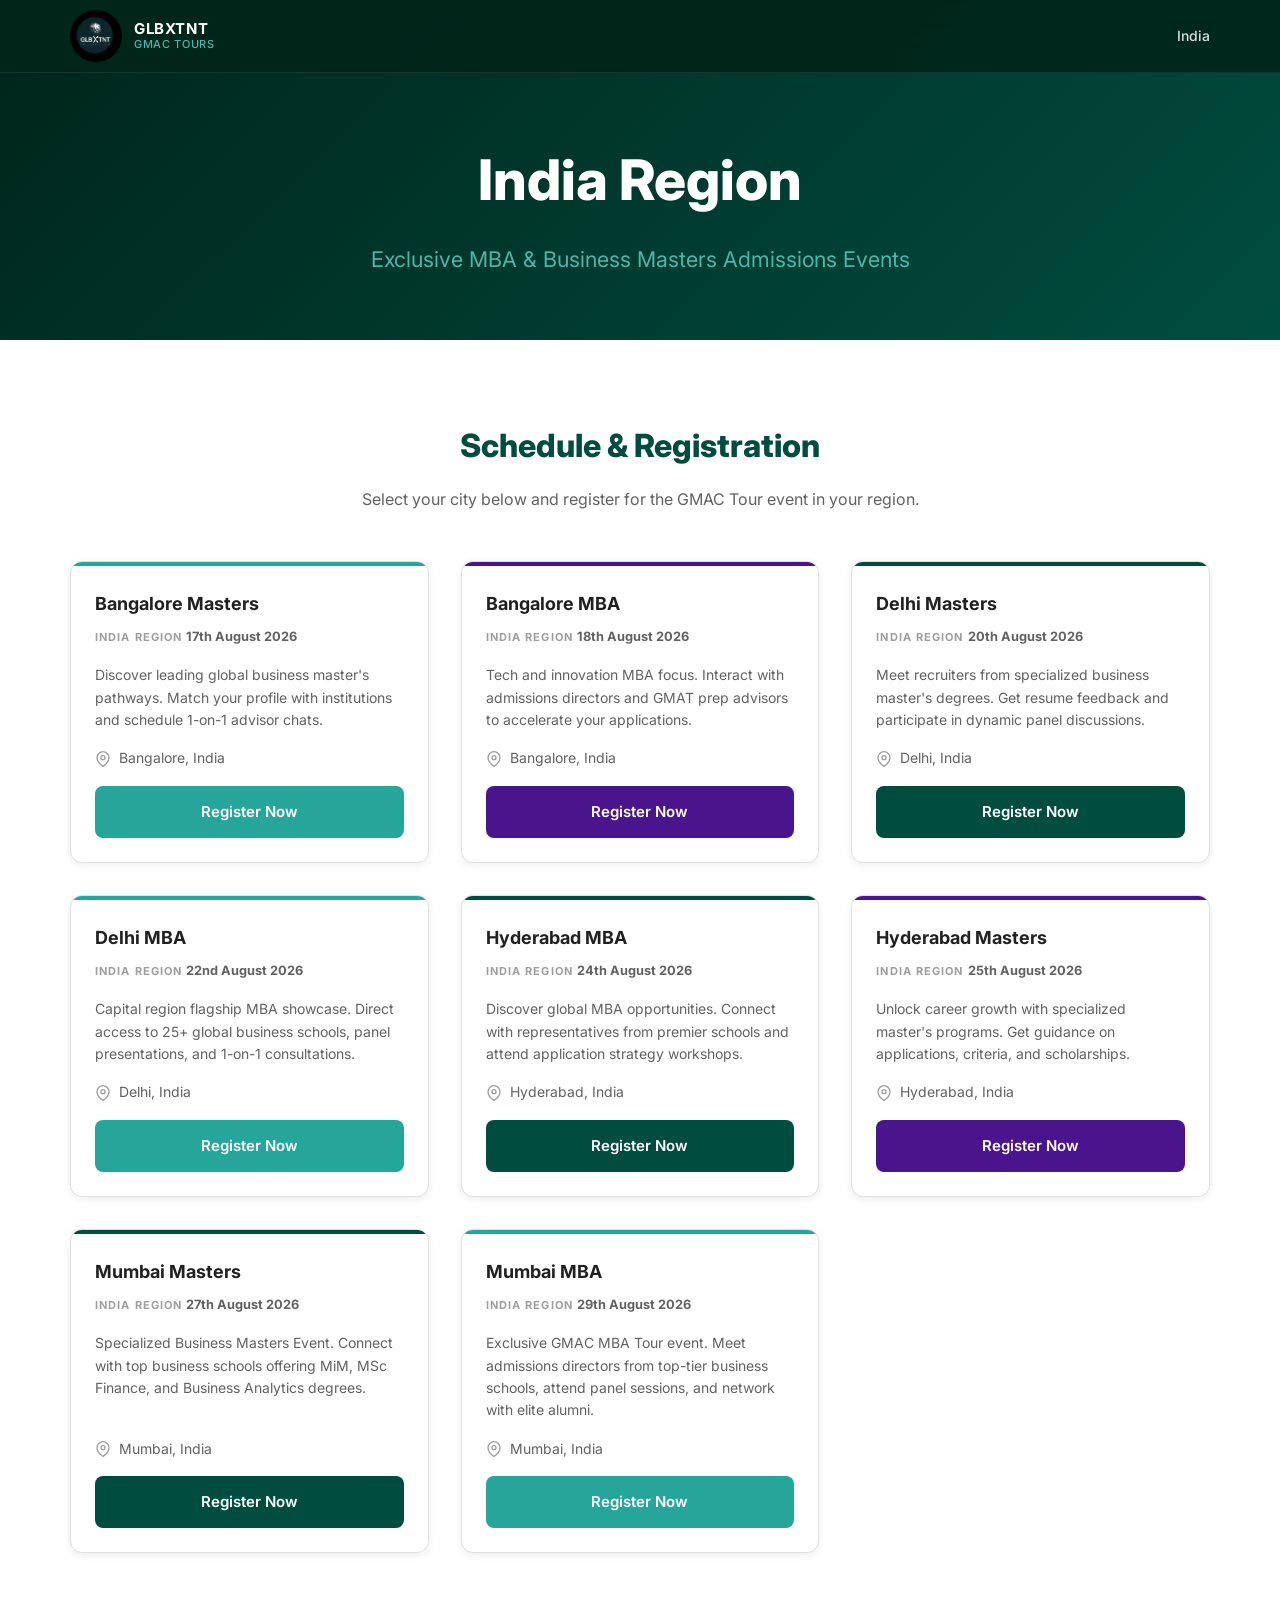
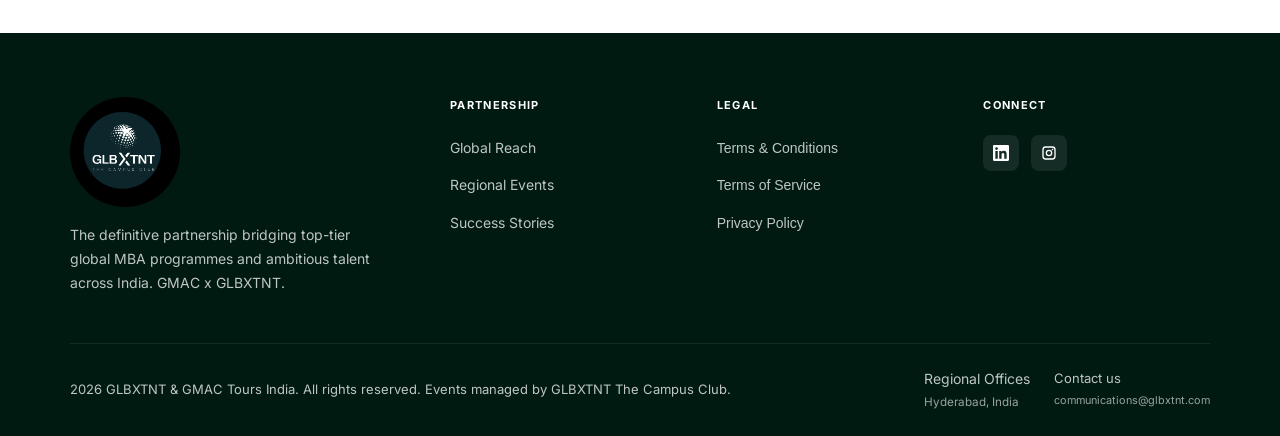
<file: india.html>
<!DOCTYPE html>
<html lang="en">
<head>
  <meta charset="UTF-8">
  <meta name="viewport" content="width=device-width, initial-scale=1.0">
  <meta name="description" content="GMAC Tours in India — exclusive MBA admissions events and networking sessions organised by GLBXTNT The Campus Club.">
  <title>GMAC Tours India | Powered by GLBXTNT & GMAC</title>
  <link rel="preconnect" href="https://fonts.googleapis.com">
  <link rel="preconnect" href="https://fonts.gstatic.com" crossorigin>
  <link href="https://fonts.googleapis.com/css2?family=Inter:wght@400;500;600;700;800&display=swap" rel="stylesheet">
  <link rel="stylesheet" href="styles.css">
  <link rel="icon" href="glb-logo.png" type="image/png">
  <style>
    .region-hero {
      padding: calc(var(--header-h) + 4rem) 0 4rem;
      background: linear-gradient(135deg, var(--green-dark) 0%, #004d40 100%);
      color: var(--white);
      text-align: center;
    }
    .region-hero h1 {
      font-size: clamp(2.25rem, 6vw, 3.5rem);
      font-weight: 800;
      margin-bottom: 1rem;
    }
    .region-hero p {
      font-size: clamp(1.125rem, 2.5vw, 1.35rem);
      color: var(--teal-light);
      max-width: 600px;
      margin: 0 auto;
    }
    .page-section {
      padding: 5rem 0;
      background: var(--white);
    }
    .section-title {
      font-size: 2rem;
      font-weight: 800;
      color: var(--green-primary);
      text-align: center;
      margin-bottom: 1rem;
    }
    .section-subtitle {
      text-align: center;
      color: var(--gray-700);
      max-width: 600px;
      margin: 0 auto 3rem;
    }
  </style>
</head>
<body>
  <header class="site-header">
    <div class="container header-inner">
      <a href="index.html" class="brand">
        <img src="glb-logo.png" alt="GLBXTNT The Campus Club" class="brand-logo">
        <span class="brand-text">
          <span class="brand-name">GLBXTNT</span>
          <span class="brand-tagline">GMAC Tours</span>
        </span>
      </a>
      <nav class="nav" aria-label="Main navigation">
        <a href="india.html" class="text-teal">India</a>
      </nav>
      <button class="menu-toggle" aria-label="Open menu" aria-expanded="false">
        <span></span><span></span><span></span>
      </button>
    </div>
  </header>

  <main>
    <!-- Region Hero -->
    <section class="region-hero">
      <div class="container">
        <h1>India Region</h1>
        <p>Exclusive MBA & Business Masters Admissions Events</p>
      </div>
    </section>

    <!-- Events Grid -->
    <section class="page-section">
      <div class="container">
        <h2 class="section-title">Schedule & Registration</h2>
        <p class="section-subtitle">Select your city below and register for the GMAC Tour event in your region.</p>

        <div class="events-grid">
          <!-- Bangalore Masters -->
          <article class="event-card theme-teal">
            <div class="event-card-header">
              <div>
                <h3>Bangalore Masters</h3>
                <span class="event-region">India Region</span>
                <span class="event-date">17th August 2026</span>
              </div>
            </div>
            <p class="event-desc">Discover leading global business master's pathways. Match your profile with institutions and schedule 1-on-1 advisor chats.</p>
            <div class="event-location">
              <svg viewBox="0 0 24 24" fill="none" stroke="currentColor" stroke-width="2" aria-hidden="true"><path d="M21 10c0 7-9 13-9 13s-9-6-9-13a9 9 0 0 1 18 0z"/><circle cx="12" cy="10" r="3"/></svg>
              Bangalore, India
            </div>
            <a href="https://tours.mba.com/bangalore-masters?utm_campaign=sas_IN_Tours_SummerFall_Gtoursdirect_sf26&utm_source=ranjika&utm_medium=social" target="_blank" rel="noopener noreferrer" class="btn btn-card">Register Now</a>
          </article>

          <!-- Bangalore -->
          <article class="event-card theme-purple">
            <div class="event-card-header">
              <div>
                <h3>Bangalore MBA</h3>
                <span class="event-region">India Region</span>
                <span class="event-date">18th August 2026</span>
              </div>
            </div>
            <p class="event-desc">Tech and innovation MBA focus. Interact with admissions directors and GMAT prep advisors to accelerate your applications.</p>
            <div class="event-location">
              <svg viewBox="0 0 24 24" fill="none" stroke="currentColor" stroke-width="2" aria-hidden="true"><path d="M21 10c0 7-9 13-9 13s-9-6-9-13a9 9 0 0 1 18 0z"/><circle cx="12" cy="10" r="3"/></svg>
              Bangalore, India
            </div>
            <a href="https://tours.mba.com/bangalore?utm_campaign=sas_IN_Tours_SummerFall_Gtoursdirect_sf26&utm_source=ranjika&utm_medium=social" target="_blank" rel="noopener noreferrer" class="btn btn-card">Register Now</a>
          </article>

          <!-- Delhi Masters -->
          <article class="event-card theme-green">
            <div class="event-card-header">
              <div>
                <h3>Delhi Masters</h3>
                <span class="event-region">India Region</span>
                <span class="event-date">20th August 2026</span>
              </div>
            </div>
            <p class="event-desc">Meet recruiters from specialized business master's degrees. Get resume feedback and participate in dynamic panel discussions.</p>
            <div class="event-location">
              <svg viewBox="0 0 24 24" fill="none" stroke="currentColor" stroke-width="2" aria-hidden="true"><path d="M21 10c0 7-9 13-9 13s-9-6-9-13a9 9 0 0 1 18 0z"/><circle cx="12" cy="10" r="3"/></svg>
              Delhi, India
            </div>
            <a href="https://tours.mba.com/delhi-masters?utm_campaign=sas_IN_Tours_SummerFall_Gtoursdirect_sf26&utm_source=ranjika&utm_medium=social" target="_blank" rel="noopener noreferrer" class="btn btn-card">Register Now</a>
          </article>
          
          <!-- Delhi -->
          <article class="event-card theme-teal">
            <div class="event-card-header">
              <div>
                <h3>Delhi MBA</h3>
                <span class="event-region">India Region</span>
                <span class="event-date">22nd August 2026</span>
              </div>
            </div>
            <p class="event-desc">Capital region flagship MBA showcase. Direct access to 25+ global business schools, panel presentations, and 1-on-1 consultations.</p>
            <div class="event-location">
              <svg viewBox="0 0 24 24" fill="none" stroke="currentColor" stroke-width="2" aria-hidden="true"><path d="M21 10c0 7-9 13-9 13s-9-6-9-13a9 9 0 0 1 18 0z"/><circle cx="12" cy="10" r="3"/></svg>
              Delhi, India
            </div>
            <a href="https://tours.mba.com/delhi?utm_campaign=sas_IN_Tours_SummerFall_Gtoursdirect_sf26&utm_source=ranjika&utm_medium=social" target="_blank" rel="noopener noreferrer" class="btn btn-card">Register Now</a>
          </article>

          <!-- Hyderabad -->
          <article class="event-card theme-green">
            <div class="event-card-header">
              <div>
                <h3>Hyderabad MBA</h3>
                <span class="event-region">India Region</span>
                <span class="event-date">24th August 2026</span>
              </div>
            </div>
            <p class="event-desc">Discover global MBA opportunities. Connect with representatives from premier schools and attend application strategy workshops.</p>
            <div class="event-location">
              <svg viewBox="0 0 24 24" fill="none" stroke="currentColor" stroke-width="2" aria-hidden="true"><path d="M21 10c0 7-9 13-9 13s-9-6-9-13a9 9 0 0 1 18 0z"/><circle cx="12" cy="10" r="3"/></svg>
              Hyderabad, India
            </div>
            <a href="https://tours.mba.com/hyderabad?utm_campaign=sas_IN_Tours_SummerFall_Gtoursdirect_sf26&utm_source=ranjika&utm_medium=social" target="_blank" rel="noopener noreferrer" class="btn btn-card">Register Now</a>
          </article>

          <!-- Hyderabad Masters -->
          <article class="event-card theme-purple">
            <div class="event-card-header">
              <div>
                <h3>Hyderabad Masters</h3>
                <span class="event-region">India Region</span>
                <span class="event-date">25th August 2026</span>
              </div>
            </div>
            <p class="event-desc">Unlock career growth with specialized master's programs. Get guidance on applications, criteria, and scholarships.</p>
            <div class="event-location">
              <svg viewBox="0 0 24 24" fill="none" stroke="currentColor" stroke-width="2" aria-hidden="true"><path d="M21 10c0 7-9 13-9 13s-9-6-9-13a9 9 0 0 1 18 0z"/><circle cx="12" cy="10" r="3"/></svg>
              Hyderabad, India
            </div>
            <a href="https://tours.mba.com/hyderabad-masters?utm_campaign=sas_IN_Tours_SummerFall_Gtoursdirect_sf26&utm_source=ranjika&utm_medium=social" target="_blank" rel="noopener noreferrer" class="btn btn-card">Register Now</a>
          </article>

          <!-- Mumbai Masters -->
          <article class="event-card theme-green">
            <div class="event-card-header">
              <div>
                <h3>Mumbai Masters</h3>
                <span class="event-region">India Region</span>
                <span class="event-date">27th August 2026</span>
              </div>
            </div>
            <p class="event-desc">Specialized Business Masters Event. Connect with top business schools offering MiM, MSc Finance, and Business Analytics degrees.</p>
            <div class="event-location">
              <svg viewBox="0 0 24 24" fill="none" stroke="currentColor" stroke-width="2" aria-hidden="true"><path d="M21 10c0 7-9 13-9 13s-9-6-9-13a9 9 0 0 1 18 0z"/><circle cx="12" cy="10" r="3"/></svg>
              Mumbai, India
            </div>
            <a href="https://tours.mba.com/mumbai-masters?utm_campaign=sas_IN_Tours_SummerFall_Gtoursdirect_sf26&utm_source=ranjika&utm_medium=social" target="_blank" rel="noopener noreferrer" class="btn btn-card">Register Now</a>
          </article>

          <!-- Mumbai -->
          <article class="event-card theme-teal">
            <div class="event-card-header">
              <div>
                <h3>Mumbai MBA</h3>
                <span class="event-region">India Region</span>
                <span class="event-date">29th August 2026</span>
              </div>
            </div>
            <p class="event-desc">Exclusive GMAC MBA Tour event. Meet admissions directors from top-tier business schools, attend panel sessions, and network with elite alumni.</p>
            <div class="event-location">
              <svg viewBox="0 0 24 24" fill="none" stroke="currentColor" stroke-width="2" aria-hidden="true"><path d="M21 10c0 7-9 13-9 13s-9-6-9-13a9 9 0 0 1 18 0z"/><circle cx="12" cy="10" r="3"/></svg>
              Mumbai, India
            </div>
            <a href="https://tours.mba.com/mumbai?utm_campaign=sas_IN_Tours_SummerFall_Gtoursdirect_sf26&utm_source=ranjika&utm_medium=social" target="_blank" rel="noopener noreferrer" class="btn btn-card">Register Now</a>
          </article>
        </div>
      </div>
    </section>
  </main>

  <footer class="site-footer">
    <div class="container footer-grid">
      <div class="footer-brand">
        <img src="glb-logo.png" alt="GLBXTNT The Campus Club" class="footer-logo">
        <p>
          The definitive partnership bridging top-tier global MBA programmes and ambitious talent
          across India. GMAC x GLBXTNT.
        </p>
      </div>
      <div class="footer-links">
        <h3>Partnership</h3>
        <ul>
          <li><span class="footer-static-item">Global Reach</span></li>
          <li><span class="footer-static-item">Regional Events</span></li>
          <li><span class="footer-static-item">Success Stories</span></li>
        </ul>
      </div>
      <div class="footer-links">
        <h3>Legal</h3>
        <ul>
          <li><button class="footer-link-btn" type="button" data-modal="tnc">Terms &amp; Conditions</button></li>
          <li><button class="footer-link-btn" type="button" data-modal="terms">Terms of Service</button></li>
          <li><button class="footer-link-btn" type="button" data-modal="privacy">Privacy Policy</button></li>
        </ul>
      </div>
      <div class="footer-links">
        <h3>Connect</h3>
        <div class="social-links">
          <a href="https://www.linkedin.com/in/ranjika-mitra-she-her-2387b236/" target="_blank" rel="noopener noreferrer" class="social-link" aria-label="LinkedIn">
            <svg viewBox="0 0 24 24" fill="currentColor"><path d="M20.447 20.452h-3.554v-5.569c0-1.328-.027-3.037-1.852-3.037-1.853 0-2.136 1.445-2.136 2.939v5.667H9.351V9h3.414v1.561h.046c.477-.9 1.637-1.85 3.37-1.85 3.601 0 4.267 2.37 4.267 5.455v6.286zM5.337 7.433a2.062 2.062 0 0 1-2.063-2.065 2.064 2.064 0 1 1 2.063 2.065zm1.782 13.019H3.555V9h3.564v11.452zM22.225 0H1.771C.792 0 0 .774 0 1.729v20.542C0 23.227.792 24 1.771 24h20.451C23.2 24 24 23.227 24 22.271V1.729C24 .774 23.2 0 22.222 0h.003z"/></svg>
          </a>
          <a href="https://www.instagram.com/glbxtnt_thecampusclub" target="_blank" rel="noopener noreferrer" class="social-link" aria-label="Instagram">
            <svg viewBox="0 0 24 24" fill="currentColor"><path d="M7.03 2h9.94A5.03 5.03 0 0 1 22 7.03v9.94A5.03 5.03 0 0 1 16.97 22H7.03A5.03 5.03 0 0 1 2 16.97V7.03A5.03 5.03 0 0 1 7.03 2Zm0 2A3.03 3.03 0 0 0 4 7.03v9.94A3.03 3.03 0 0 0 7.03 20h9.94A3.03 3.03 0 0 0 20 16.97V7.03A3.03 3.03 0 0 0 16.97 4H7.03Zm10.2 1.5a1.2 1.2 0 1 1 0 2.4 1.2 1.2 0 0 1 0-2.4ZM12 7a5 5 0 1 1 0 10 5 5 0 0 1 0-10Zm0 2a3 3 0 1 0 0 6 3 3 0 0 0 0-6Z"/></svg>
          </a>
        </div>
      </div>
    </div>
    <div class="container footer-bottom">
      <p>2026 GLBXTNT & GMAC Tours India. All rights reserved. Events managed by GLBXTNT The Campus Club.</p>
      <div class="footer-bottom-links">
        <span class="footer-static-item footer-bottom-item">Regional Offices<br><small>Hyderabad, India</small></span>
        <a href="mailto:communications@glbxtnt.com" class="footer-link-inline footer-bottom-item">
          <span>Contact us</span>
          <small>communications@glbxtnt.com</small>
        </a>
      </div>
    </div>
  </footer>

  <div class="footer-modal" id="footerModal" aria-hidden="true">
    <div class="footer-modal-card" role="dialog" aria-modal="true" aria-labelledby="footerModalTitle">
      <button class="footer-modal-close" type="button" aria-label="Close">×</button>
      <h3 id="footerModalTitle">Footer information</h3>
      <div id="footerModalBody"></div>
    </div>
  </div>

  <script src="main.js"></script>
</body>
</html>
</file>
<file: styles.css>
/* ── Design tokens ── */
:root {
  --green-primary: #004d40;
  --green-dark: #00251a;
  --green-footer: #001a12;
  --teal: #26a69a;
  --teal-light: #4db6ac;
  --purple: #4a148c;
  --white: #ffffff;
  --gray-50: #f5f5f5;
  --gray-200: #e0e0e0;
  --gray-500: #9e9e9e;
  --gray-700: #616161;
  --gray-900: #212121;
  --shadow-sm: 0 2px 8px rgba(0, 0, 0, 0.08);
  --shadow-md: 0 8px 24px rgba(0, 0, 0, 0.12);
  --radius: 8px;
  --radius-lg: 12px;
  --container: 1140px;
  --header-h: 72px;
}

*, *::before, *::after {
  box-sizing: border-box;
  margin: 0;
  padding: 0;
}

html {
  scroll-behavior: smooth;
}

body {
  font-family: 'Inter', system-ui, -apple-system, sans-serif;
  color: var(--gray-900);
  line-height: 1.6;
  background: var(--white);
}

img {
  max-width: 100%;
  display: block;
}

a {
  color: inherit;
  text-decoration: none;
}

ul {
  list-style: none;
}

.container {
  width: min(100% - 2rem, var(--container));
  margin-inline: auto;
}

.text-teal {
  color: var(--teal);
}

/* ── Buttons ── */
.btn {
  display: inline-flex;
  align-items: center;
  justify-content: center;
  gap: 0.5rem;
  padding: 0.875rem 1.75rem;
  border-radius: var(--radius);
  font-weight: 600;
  font-size: 0.9375rem;
  border: 2px solid transparent;
  cursor: pointer;
  transition: transform 0.2s, box-shadow 0.2s, background 0.2s;
}

.btn:hover {
  transform: translateY(-1px);
}

.btn-primary {
  background: var(--teal);
  color: var(--white);
  box-shadow: 0 4px 14px rgba(38, 166, 154, 0.35);
}

.btn-primary:hover {
  background: var(--teal-light);
}

.btn-outline {
  background: transparent;
  color: var(--white);
  border-color: rgba(255, 255, 255, 0.7);
}

.btn-outline:hover {
  background: rgba(255, 255, 255, 0.1);
  border-color: var(--white);
}

.btn-outline-dark {
  background: transparent;
  color: var(--green-primary);
  border-color: var(--green-primary);
}

.btn-outline-dark:hover {
  background: rgba(0, 77, 64, 0.08);
  border-color: var(--green-dark);
}

.btn-lg {
  padding: 1rem 2.5rem;
  font-size: 1rem;
}

.badge {
  display: inline-block;
  background: var(--teal);
  color: var(--white);
  font-size: 0.6875rem;
  font-weight: 700;
  letter-spacing: 0.08em;
  text-transform: uppercase;
  padding: 0.4rem 0.85rem;
  border-radius: 999px;
  margin-bottom: 1rem;
}

/* ── Header ── */
.site-header {
  position: fixed;
  top: 0;
  left: 0;
  right: 0;
  z-index: 100;
  background: rgba(0, 37, 26, 0.92);
  backdrop-filter: blur(12px);
  border-bottom: 1px solid rgba(255, 255, 255, 0.08);
}

.header-inner {
  display: flex;
  align-items: center;
  justify-content: space-between;
  height: var(--header-h);
}

.brand {
  display: flex;
  align-items: center;
  gap: 0.75rem;
}

.brand-logo {
  width: 52px;
  height: 52px;
  border-radius: 50%;
  object-fit: cover;
  display: block;
}

.brand-text {
  display: flex;
  flex-direction: column;
  line-height: 1.2;
}

.brand-name {
  color: var(--white);
  font-weight: 700;
  font-size: 0.9375rem;
  letter-spacing: 0.04em;
}

.brand-tagline {
  color: var(--teal-light);
  font-size: 0.6875rem;
  font-weight: 500;
  letter-spacing: 0.06em;
  text-transform: uppercase;
}

.nav {
  display: flex;
  align-items: center;
  gap: 2rem;
}

.nav a {
  color: rgba(255, 255, 255, 0.85);
  font-size: 0.875rem;
  font-weight: 500;
  transition: color 0.2s;
}

.nav a:hover {
  color: var(--white);
}

.nav-cta {
  background: var(--teal) !important;
  color: var(--white) !important;
  padding: 0.5rem 1.25rem !important;
  border-radius: var(--radius);
}

.menu-toggle {
  display: none;
  flex-direction: column;
  gap: 5px;
  background: none;
  border: none;
  cursor: pointer;
  padding: 4px;
}

.menu-toggle span {
  display: block;
  width: 24px;
  height: 2px;
  background: var(--white);
  border-radius: 2px;
  transition: transform 0.2s, opacity 0.2s;
}

/* ── Hero ── */
.hero {
  position: relative;
  min-height: calc(100vh - var(--header-h));
  min-height: calc(100dvh - var(--header-h));
  display: flex;
  align-items: center;
  padding: calc(var(--header-h) + 2rem) 0 4rem;
  overflow: hidden;
}

.hero-bg {
  position: absolute;
  inset: 0;
  background:
    url('https://images.unsplash.com/photo-1524178232363-1fb2b075b655?auto=format&fit=crop&w=1920&q=85')
    center / cover no-repeat;
  transform: scale(1.02);
}

.hero-scrim {
  position: absolute;
  inset: 0;
  background:
    linear-gradient(
      105deg,
      rgba(255, 255, 255, 0.94) 0%,
      rgba(245, 250, 248, 0.88) 42%,
      rgba(236, 246, 243, 0.72) 68%,
      rgba(230, 242, 239, 0.55) 100%
    );
  backdrop-filter: blur(2px);
}

.hero-content {
  position: relative;
  z-index: 1;
  max-width: 680px;
  padding: 2.5rem 0;
}

.hero-eyebrow {
  color: var(--green-primary);
  font-size: 0.8125rem;
  font-weight: 600;
  letter-spacing: 0.08em;
  text-transform: uppercase;
  margin-bottom: 0.75rem;
  opacity: 0.85;
}

.hero h1 {
  font-size: clamp(2rem, 5vw, 3.25rem);
  font-weight: 800;
  color: var(--green-dark);
  line-height: 1.15;
  margin-bottom: 0.75rem;
}

.hero-accent {
  display: block;
  margin-top: 0.35rem;
  color: var(--teal);
}

.hero-subtitle {
  font-size: clamp(1.125rem, 2.5vw, 1.5rem);
  font-weight: 600;
  color: var(--green-primary);
  margin-bottom: 1rem;
}

.hero-desc {
  color: var(--gray-700);
  font-size: 1.0625rem;
  margin-bottom: 2rem;
  max-width: 560px;
  line-height: 1.7;
}

.hero-actions {
  display: flex;
  flex-wrap: wrap;
  gap: 1rem;
}

/* ── Stats ── */
.stats {
  background: var(--green-primary);
  padding: 0;
}

.stats-grid {
  display: grid;
  grid-template-columns: repeat(3, 1fr);
  gap: 0;
}

.stat-card {
  display: flex;
  flex-direction: column;
  align-items: center;
  text-align: center;
  padding: 3rem 1.5rem;
  border-right: 1px solid rgba(255, 255, 255, 0.1);
}

.stat-card:last-child {
  border-right: none;
}

.stat-icon {
  width: 40px;
  height: 40px;
  color: var(--teal-light);
  margin-bottom: 1rem;
}

.stat-icon svg {
  width: 100%;
  height: 100%;
}

.stat-value {
  font-size: clamp(2rem, 4vw, 2.75rem);
  font-weight: 800;
  color: var(--white);
  line-height: 1;
  margin-bottom: 0.5rem;
}

.stat-label {
  font-size: 0.75rem;
  font-weight: 600;
  letter-spacing: 0.12em;
  text-transform: uppercase;
  color: var(--teal-light);
}

/* ── Partnership ── */
.partnership {
  padding: 6rem 0;
  background: var(--white);
}

.partnership-grid {
  display: grid;
  grid-template-columns: 1fr 1fr;
  gap: 4rem;
  align-items: center;
}

.partnership-copy h2 {
  font-size: clamp(1.75rem, 3vw, 2.25rem);
  font-weight: 800;
  color: var(--green-primary);
  margin-bottom: 1rem;
}

.partnership-copy > p {
  color: var(--gray-700);
  font-size: 1.0625rem;
  margin-bottom: 2rem;
}

.feature-list {
  display: flex;
  flex-direction: column;
  gap: 1.5rem;
}

.feature-list li {
  display: flex;
  gap: 1rem;
  align-items: flex-start;
}

.feature-icon {
  flex-shrink: 0;
  width: 44px;
  height: 44px;
  background: var(--green-primary);
  border-radius: var(--radius);
  display: flex;
  align-items: center;
  justify-content: center;
  color: var(--white);
}

.feature-icon svg {
  width: 22px;
  height: 22px;
}

.feature-list strong {
  display: block;
  font-weight: 700;
  color: var(--gray-900);
  margin-bottom: 0.2rem;
}

.feature-list span {
  font-size: 0.9375rem;
  color: var(--gray-700);
}

.partnership-visual img {
  width: 100%;
  border-radius: var(--radius-lg);
  box-shadow: var(--shadow-md);
  aspect-ratio: 4 / 3;
  object-fit: cover;
}

/* ── Events ── */
.events {
  padding: 6rem 0;
  background: var(--white);
}

.events-header {
  display: flex;
  justify-content: space-between;
  align-items: flex-end;
  gap: 2rem;
  margin-bottom: 2.5rem;
}

.events-header h2 {
  font-size: clamp(1.75rem, 3vw, 2.25rem);
  font-weight: 800;
  color: var(--green-primary);
  margin-bottom: 0.5rem;
}

.events-header p {
  color: var(--gray-700);
  max-width: 520px;
}

.carousel-controls {
  display: flex;
  gap: 0.5rem;
  flex-shrink: 0;
}

.carousel-btn {
  width: 40px;
  height: 40px;
  border-radius: 50%;
  border: 1px solid var(--gray-200);
  background: var(--white);
  color: var(--green-primary);
  cursor: pointer;
  display: flex;
  align-items: center;
  justify-content: center;
  transition: background 0.2s, border-color 0.2s;
}

.carousel-btn:hover {
  background: var(--gray-50);
  border-color: var(--teal);
}

.carousel-btn svg {
  width: 18px;
  height: 18px;
}

.events-track-wrapper {
  overflow: hidden;
}

.events-track {
  display: flex;
  gap: 1.5rem;
  transition: transform 0.4s ease;
}

.events-grid {
  display: grid;
  grid-template-columns: repeat(auto-fill, minmax(300px, 1fr));
  gap: 2rem;
  margin-top: 3rem;
}

.event-card {
  flex: 0 0 calc(33.333% - 1rem);
  min-width: 280px;
  background: var(--white);
  border-radius: var(--radius-lg);
  box-shadow: var(--shadow-sm);
  border: 1px solid var(--gray-200);
  overflow: hidden;
  display: flex;
  flex-direction: column;
}

.event-card-header {
  padding: 1.5rem 1.5rem 1rem;
  border-top: 4px solid;
  display: flex;
  justify-content: space-between;
  align-items: flex-start;
  gap: 1rem;
}

.theme-teal .event-card-header { border-top-color: var(--teal); }
.theme-green .event-card-header { border-top-color: var(--green-primary); }
.theme-purple .event-card-header { border-top-color: var(--purple); }

.event-card h3 {
  font-size: 1.125rem;
  font-weight: 700;
  color: var(--gray-900);
  margin-bottom: 0.25rem;
}

.event-region {
  font-size: 0.6875rem;
  font-weight: 700;
  letter-spacing: 0.1em;
  text-transform: uppercase;
  color: var(--gray-500);
}

.event-date {
  font-size: 0.8rem;
  font-weight: 700;
  color: var(--gray-700);
  white-space: nowrap;
}

.event-desc {
  padding: 0 1.5rem;
  font-size: 0.875rem;
  color: var(--gray-700);
  flex: 1;
}

.event-location {
  display: flex;
  align-items: center;
  gap: 0.5rem;
  padding: 1rem 1.5rem;
  font-size: 0.875rem;
  color: var(--gray-700);
}

.event-location svg {
  width: 16px;
  height: 16px;
  flex-shrink: 0;
  color: var(--gray-500);
}

.event-card .btn-card {
  margin: 0 1.5rem 1.5rem;
  width: calc(100% - 3rem);
  color: var(--white);
  font-weight: 600;
  padding: 0.75rem;
  border-radius: var(--radius);
  text-align: center;
  transition: opacity 0.2s;
}

.theme-teal .btn-card { background: var(--teal); }
.theme-green .btn-card { background: var(--green-primary); }
.theme-purple .btn-card { background: var(--purple); }

.event-card .btn-card:hover {
  opacity: 0.9;
  transform: none;
}

/* ── Institutional ── */
.institutional {
  padding: 4rem 0;
  background: var(--gray-50);
  text-align: center;
}

.section-eyebrow {
  font-size: 0.6875rem;
  font-weight: 700;
  letter-spacing: 0.14em;
  text-transform: uppercase;
  color: var(--gray-500);
  margin-bottom: 2rem;
}

.partner-marquee {
  overflow: hidden;
  position: relative;
  mask-image: linear-gradient(90deg, transparent 0%, #000 8%, #000 92%, transparent 100%);
  -webkit-mask-image: linear-gradient(90deg, transparent 0%, #000 8%, #000 92%, transparent 100%);
}

.partner-track {
  display: flex;
  width: max-content;
  animation: partner-marquee 24s linear infinite;
  will-change: transform;
}

.partner-track:hover {
  animation-play-state: paused;
}

.partner-logos {
  display: flex;
  align-items: center;
  gap: 2rem 3rem;
  padding: 0;
  margin: 0;
  list-style: none;
  flex-wrap: nowrap;
  white-space: nowrap;
}

.partner-logos li {
  flex-shrink: 0;
  font-family: Georgia, 'Times New Roman', serif;
  font-size: clamp(1.125rem, 2.5vw, 1.5rem);
  font-weight: 700;
  color: var(--gray-700);
  letter-spacing: 0.04em;
}

@keyframes partner-marquee {
  from {
    transform: translateX(0);
  }
  to {
    transform: translateX(-50%);
  }
}

/* ── CTA ── */
.cta {
  padding: 6rem 0;
  background:
    linear-gradient(135deg, var(--green-primary) 0%, var(--green-dark) 50%, #003328 100%);
  text-align: center;
}

.cta-inner {
  max-width: 640px;
}

.cta h2 {
  font-size: clamp(1.75rem, 4vw, 2.5rem);
  font-weight: 800;
  color: var(--white);
  margin-bottom: 1rem;
}

.cta-inner > p {
  color: rgba(255, 255, 255, 0.85);
  font-size: 1.0625rem;
  margin-bottom: 2rem;
}

.social-proof {
  display: flex;
  flex-direction: column;
  align-items: center;
  gap: 0.75rem;
  margin-bottom: 2rem;
}

.avatars {
  display: flex;
  align-items: center;
}

.avatar {
  width: 36px;
  height: 36px;
  border-radius: 50%;
  border: 2px solid var(--green-primary);
  background: linear-gradient(135deg, hsl(calc(var(--i) * 60), 40%, 55%), hsl(calc(var(--i) * 60 + 30), 50%, 45%));
  margin-left: calc(var(--i) * -8px);
}

.avatar:first-child {
  margin-left: 0;
}

.avatar-badge {
  margin-left: -8px;
  background: var(--teal);
  color: var(--white);
  font-size: 0.6875rem;
  font-weight: 700;
  padding: 0.25rem 0.5rem;
  border-radius: 999px;
  border: 2px solid var(--green-primary);
}

.social-proof p {
  font-size: 0.875rem;
  color: rgba(255, 255, 255, 0.75);
}

/* ── Footer ── */
.site-footer {
  background: var(--green-footer);
  color: rgba(255, 255, 255, 0.75);
  padding-top: 4rem;
}

.footer-grid {
  display: grid;
  grid-template-columns: 1.5fr 1fr 1fr 1fr;
  gap: 2.5rem;
  padding-bottom: 3rem;
}

.footer-logo {
  width: 110px;
  height: 110px;
  border-radius: 50%;
  margin-bottom: 1rem;
  object-fit: cover;
  display: block;
  overflow: hidden;
  aspect-ratio: 1 / 1;
}

.footer-brand p {
  font-size: 0.875rem;
  line-height: 1.7;
  max-width: 300px;
}

.footer-links h3 {
  color: var(--white);
  font-size: 0.6875rem;
  font-weight: 700;
  letter-spacing: 0.12em;
  text-transform: uppercase;
  margin-bottom: 1.25rem;
}

.footer-links ul {
  display: flex;
  flex-direction: column;
  gap: 0.75rem;
}

.footer-links a,
.footer-link-btn,
.footer-static-item {
  font-size: 0.875rem;
  transition: color 0.2s;
}

.footer-link-btn {
  background: none;
  border: 0;
  padding: 0;
  color: inherit;
  text-align: left;
  cursor: pointer;
}

.footer-link-btn:hover,
.footer-static-item:hover {
  color: var(--teal-light);
}

.social-links {
  display: flex;
  gap: 0.75rem;
}

.social-link {
  width: 36px;
  height: 36px;
  background: rgba(255, 255, 255, 0.08);
  border-radius: var(--radius);
  display: flex;
  align-items: center;
  justify-content: center;
  color: var(--white);
  transition: background 0.2s, color 0.2s;
  text-decoration: none;
}

.social-link:hover {
  background: rgba(255, 255, 255, 0.15);
  color: var(--teal-light);
}

.social-links svg {
  width: 16px;
  height: 16px;
}

.footer-bottom {
  display: flex;
  justify-content: space-between;
  align-items: center;
  flex-wrap: wrap;
  gap: 1rem;
  padding: 1.5rem 0;
  border-top: 1px solid rgba(255, 255, 255, 0.08);
  font-size: 0.8125rem;
}

.footer-bottom-links {
  display: flex;
  gap: 1.5rem;
  align-items: flex-start;
}

.footer-bottom-item {
  display: inline-flex;
  flex-direction: column;
  gap: 0.2rem;
}

.footer-bottom-item small {
  color: rgba(255, 255, 255, 0.6);
}

.footer-link-inline {
  color: inherit;
  text-decoration: none;
}

.footer-link-inline:hover {
  color: var(--teal-light);
}

.footer-modal {
  position: fixed;
  inset: 0;
  background: rgba(0, 0, 0, 0.65);
  display: none;
  align-items: center;
  justify-content: center;
  padding: 1.5rem;
  z-index: 2000;
}

.footer-modal.is-open {
  display: flex;
}

.footer-modal-card {
  position: relative;
  width: min(100%, 560px);
  background: var(--white);
  color: var(--gray-800);
  border-radius: var(--radius);
  padding: 2rem;
  box-shadow: 0 18px 60px rgba(0, 0, 0, 0.25);
}

.footer-modal-close {
  position: absolute;
  top: 0.85rem;
  right: 0.85rem;
  width: 34px;
  height: 34px;
  border: 0;
  border-radius: 50%;
  background: var(--gray-100);
  color: var(--gray-700);
  cursor: pointer;
  font-size: 1.2rem;
}

.footer-modal-card h3 {
  margin-bottom: 0.9rem;
  color: var(--green-dark);
}

.footer-modal-card p,
.footer-modal-card li {
  font-size: 0.95rem;
  line-height: 1.7;
  color: var(--gray-700);
}

.footer-modal-card ul {
  margin: 0.8rem 0 0;
  padding-left: 1.2rem;
  display: flex;
  flex-direction: column;
  gap: 0.45rem;
}

/* ── Mobile nav ── */
.site-header.nav-open .nav {
  display: flex;
  flex-direction: column;
  position: absolute;
  top: var(--header-h);
  left: 0;
  right: 0;
  background: var(--green-dark);
  padding: 1.5rem 2rem 2rem;
  gap: 1.25rem;
  border-bottom: 1px solid rgba(255, 255, 255, 0.08);
}

.site-header.nav-open .menu-toggle span:nth-child(1) {
  transform: rotate(45deg) translate(5px, 5px);
}

.site-header.nav-open .menu-toggle span:nth-child(2) {
  opacity: 0;
}

.site-header.nav-open .menu-toggle span:nth-child(3) {
  transform: rotate(-45deg) translate(5px, -5px);
}

/* ── Responsive ── */
@media (max-width: 900px) {
  .stats-grid {
    grid-template-columns: 1fr;
  }

  .stat-card {
    border-right: none;
    border-bottom: 1px solid rgba(255, 255, 255, 0.1);
  }

  .stat-card:last-child {
    border-bottom: none;
  }

  .partnership-grid {
    grid-template-columns: 1fr;
    gap: 2.5rem;
  }

  .partnership-visual {
    order: -1;
  }

  .event-card {
    flex: 0 0 calc(50% - 0.75rem);
  }

  .footer-grid {
    grid-template-columns: 1fr 1fr;
  }
}

@media (max-width: 640px) {
  .hero {
    padding: calc(var(--header-h) + 1.5rem) 0 3rem;
  }

  .hero-scrim {
    background:
      linear-gradient(
        180deg,
        rgba(255, 255, 255, 0.95) 0%,
        rgba(245, 250, 248, 0.9) 100%
      );
  }

  .nav {
    display: none;
  }

  .menu-toggle {
    display: flex;
  }

  .events-header {
    flex-direction: column;
    align-items: flex-start;
  }

  .event-card {
    flex: 0 0 85%;
  }

  .footer-grid {
    grid-template-columns: 1fr;
  }

  .footer-bottom {
    flex-direction: column;
    text-align: center;
  }
}
</file>
